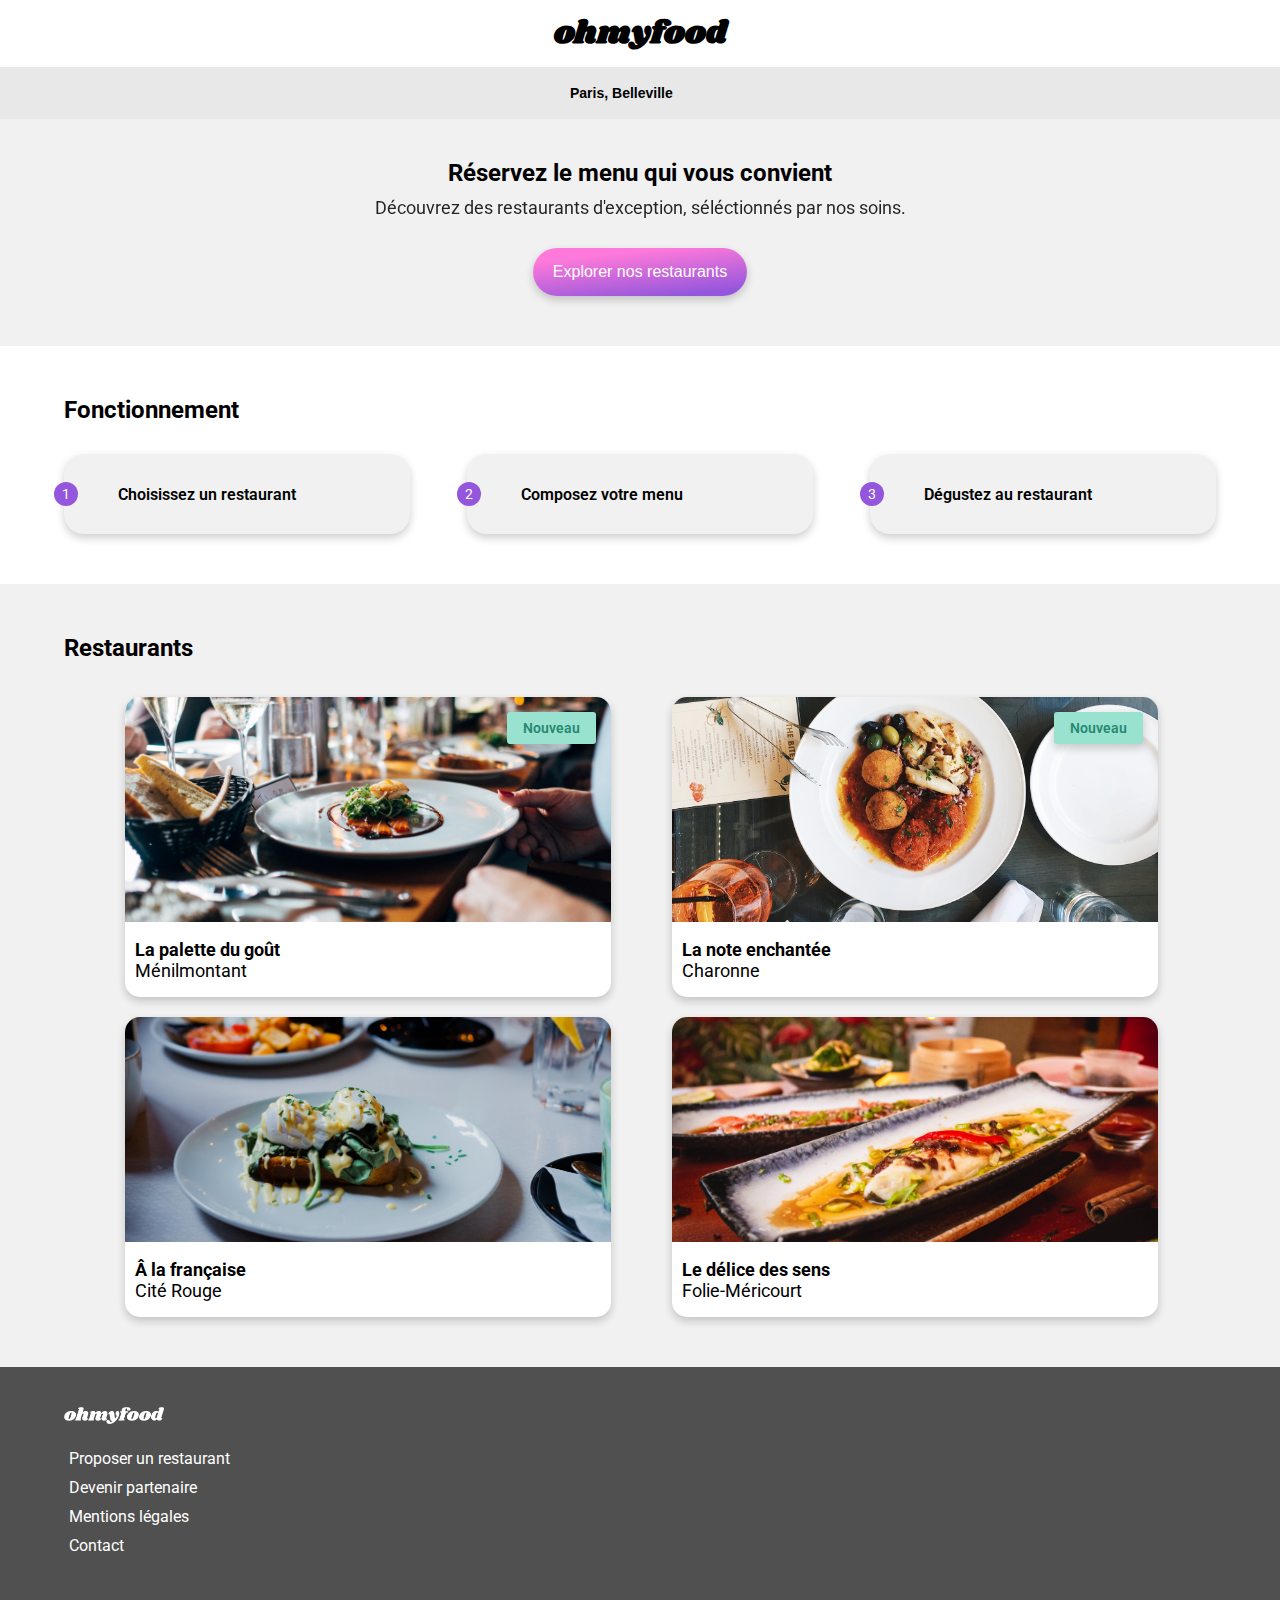
<file: index.html>
<!DOCTYPE html>
<html lang="en">
<head>
    <meta charset="UTF-8">
    <meta name="viewport" content="width=device-width, initial-scale=1.0">
    <meta http-equiv="X-UA-Compatible" content="IE=edge">
    <link href="styles/styles.css" rel="stylesheet">
    <link rel="preconnect" href="https://fonts.googleapis.com">
    <link rel="preconnect" href="https://fonts.gstatic.com" crossorigin>
    <link href="https://fonts.googleapis.com/css2?family=Roboto&family=Shrikhand&display=swap" rel="stylesheet">
    <link rel="stylesheet" href="https://cdnjs.cloudflare.com/ajax/libs/font-awesome/6.1.1/css/all.min.css" integrity="sha512-KfkfwYDsLkIlwQp6LFnl8zNdLGxu9YAA1QvwINks4PhcElQSvqcyVLLD9aMhXd13uQjoXtEKNosOWaZqXgel0g==" crossorigin="anonymous" referrerpolicy="no-referrer" />
    <title>Accueil - OhMyFood!</title>
</head>
<body>
    <header>
        <div class="heading">
            <h1>ohmyfood</h1>
        </div>
        <form action="#" class="search-form">
            <div class="search-form__search-bar">
                <i class="fa-solid fa-location-dot"></i>
                <input type="text" id="location" name="location" value="Paris, Belleville">
            </div>
            <h2>Réservez le menu qui vous convient</h2>
            <p>Découvrez des restaurants d'exception, séléctionnés par nos soins.</p>
            <input type="submit" class="btn" value="Explorer nos restaurants">
        </form>
    </header>
    <main>
        <section class="instructions">
            <h2>Fonctionnement</h2>
            <ul class="step-list">
                <li class="step-list__card">
                    <div>1</div>
                    <i class="fa-solid fa-mobile-screen-button"></i>
                    <p>Choisissez un restaurant</p>
                </li>
                <li class="step-list__card">
                    <div>2</div>
                    <i class="fa-solid fa-list-ul"></i>
                    <p>Composez votre menu</p>
                </li>
                <li class="step-list__card">
                    <div>3</div>
                    <i class="fa-solid fa-store"></i>
                    <p>Dégustez au restaurant</p>
                </li>
            </ul>
        </section>
        <section class="resto">
            <h2>Restaurants</h2>
            <div class="resto-list">
                <a href="menus/la_palette_du goût.html" class="resto-list__card">
                    <img src="ressources/restaurants/jay-wennington-N_Y88TWmGwA-unsplash.jpg" alt="restaurant la palette du gout">
                    <div class="card-info">
                        <div class="card-info__heading">
                            <h4>La palette du goût</h4>
                            <p>Ménilmontant</p>
                        </div>
                        <i class="fa-regular fa-heart"></i>
                        <i class="fa-solid fa-heart fa-heart--active"></i>
                    </div>
                    <span class="new-popup">Nouveau</span>
                </a>
                <a href="menus/la_note_enchantée.html" class="resto-list__card">
                    <img src="ressources/restaurants/stil-u2Lp8tXIcjw-unsplash.jpg" alt="restaurant la note enchantée">
                    <div class="card-info">
                        <div class="card-info__heading">
                            <h4>La note enchantée</h4>
                            <p>Charonne</p>
                        </div>
                        <i class="fa-regular fa-heart"></i>
                        <i class="fa-solid fa-heart fa-heart--active"></i>
                    </div>
                    <span class="new-popup">Nouveau</span>
                </a>
                <a href="menus/à_la_française.html" class="resto-list__card">
                    <img src="ressources/restaurants/toa-heftiba-DQKerTsQwi0-unsplash.jpg" alt="restaurant à la française">
                    <div class="card-info">
                        <div class="card-info__heading">
                            <h4>&Acirc; la française</h4>
                            <p>Cité Rouge</p>
                        </div>
                        <i class="fa-regular fa-heart"></i>
                        <i class="fa-solid fa-heart fa-heart--active"></i>
                    </div>
                </a>
                <a href="menus/le_délice_des_sens.html" class="resto-list__card">
                    <img src="ressources/restaurants/louis-hansel-shotsoflouis-qNBGVyOCY8Q-unsplash.jpg" alt="restaurant le délice des sens">
                    <div class="card-info">
                        <div class="card-info__heading">
                            <h4>Le délice des sens</h4>
                            <p>Folie-Méricourt</p>
                        </div>
                        <i class="fa-regular fa-heart"></i>
                        <i class="fa-solid fa-heart fa-heart--active"></i>
                    </div>
                </a>
            </div>
        </section>
    </main>
    <footer>
            <img src="ressources/logo/ohmyfood.png" alt="ohmyfood logo">
            <a href="#"><i class="fa-solid fa-utensils"></i> Proposer un restaurant</a>
            <a href="#"><i class="fa-solid fa-handshake-angle"></i> Devenir partenaire</a>
            <a href="#">Mentions légales</a>
            <a href="fake-mail@mailto.com">Contact</a>
    </footer>
</body>
</html>
</file>
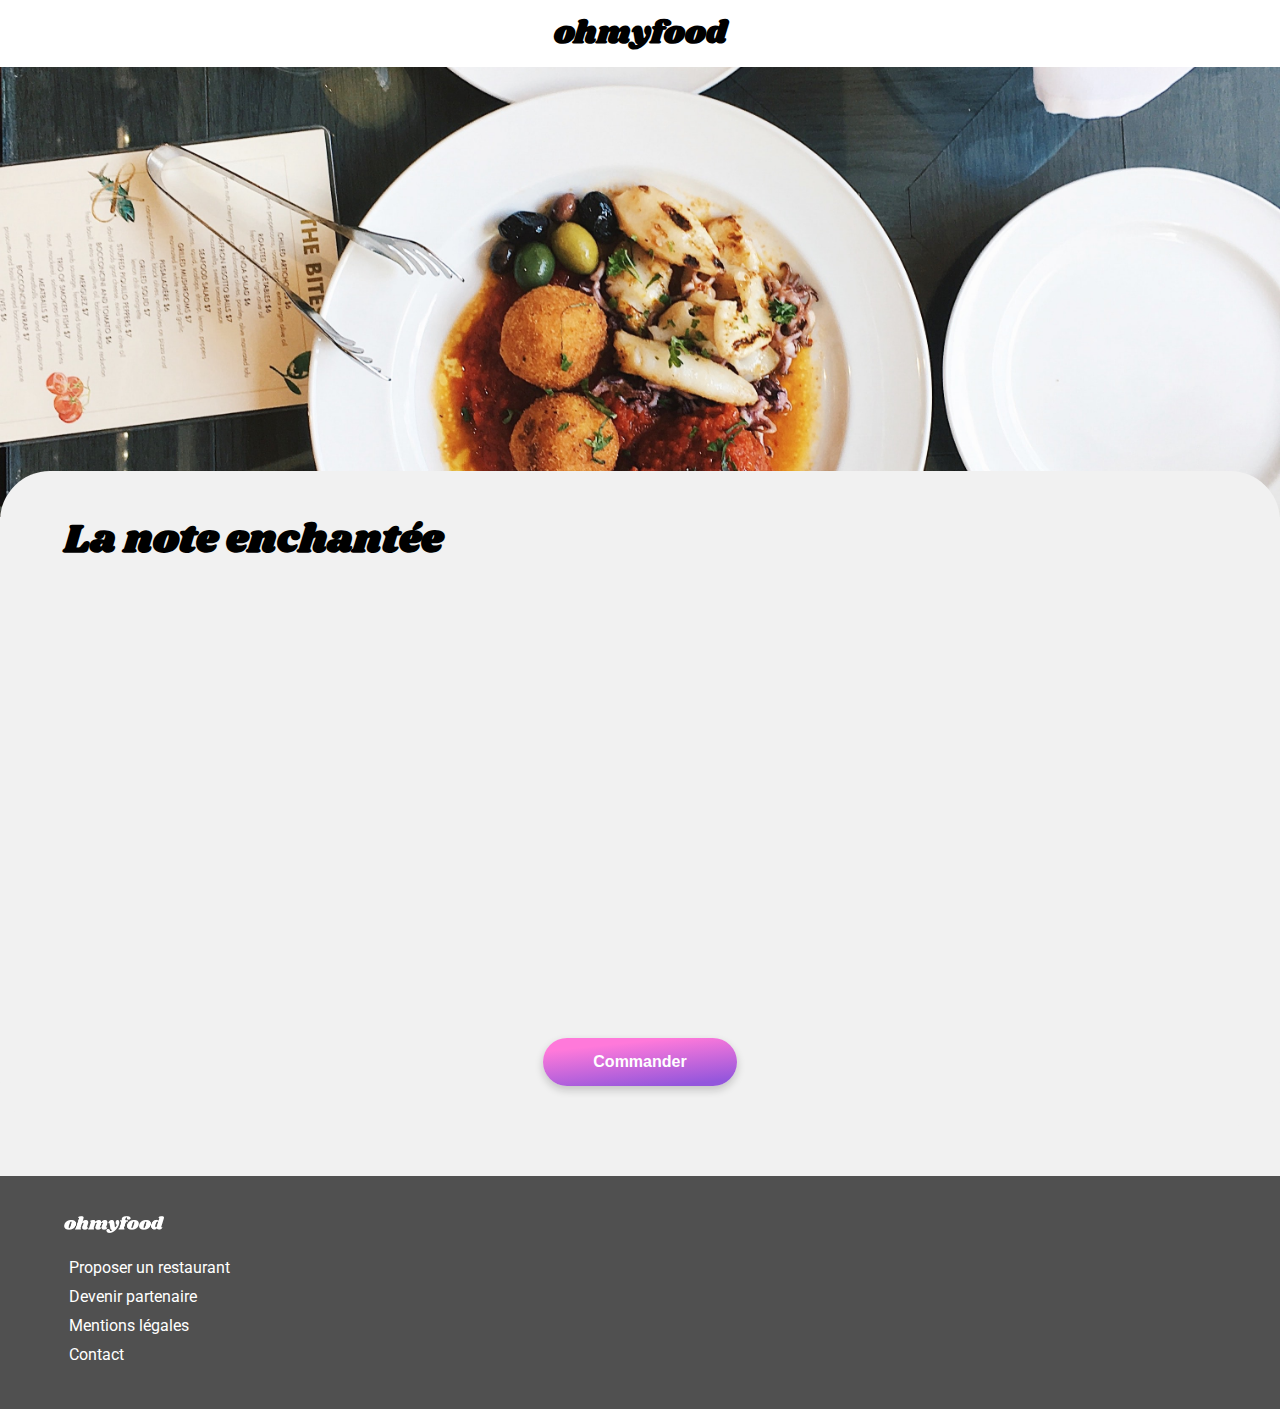
<file: menus/la_note_enchantée.html>
<!DOCTYPE html>
<html lang="en">
<head>
    <meta charset="UTF-8">
    <meta name="viewport" content="width=device-width, initial-scale=1.0">
    <meta http-equiv="X-UA-Compatible" content="IE=edge">
    <link href="../styles/styles.css" rel="stylesheet">
    <link rel="preconnect" href="https://fonts.googleapis.com">
    <link rel="preconnect" href="https://fonts.gstatic.com" crossorigin>
    <link href="https://fonts.googleapis.com/css2?family=Roboto&family=Shrikhand&display=swap" rel="stylesheet">
    <link rel="stylesheet" href="https://cdnjs.cloudflare.com/ajax/libs/font-awesome/6.1.1/css/all.min.css" integrity="sha512-KfkfwYDsLkIlwQp6LFnl8zNdLGxu9YAA1QvwINks4PhcElQSvqcyVLLD9aMhXd13uQjoXtEKNosOWaZqXgel0g==" crossorigin="anonymous" referrerpolicy="no-referrer" />
    <title>Menu - La note enchantée</title>
</head>
<body>
    <header>
        <div class="heading">
            <a href="../index.html"><i class="fa-solid fa-arrow-left"></i></a>
            <h1>ohmyfood</h1>
        </div>
    </header>
    <main class="menu-main">
        <img src="../ressources/restaurants/stil-u2Lp8tXIcjw-unsplash.jpg" alt="restaurant à la française" class="main-photo">
        <section class="menu">
            <div class="menu__heading">
                <h1>La note enchantée</h1>
                <div class="heading-like">
                    <i class="fa-regular fa-heart"></i>
                    <i class="fa-solid fa-heart fa-heart--active"></i>
                </div>
            </div>
            <div class="menu__section">
                <div class="courses">
                    <h2 class="courses__type">ENTR&Eacute;ES</h2>
                    <span class="liner"></span>
                    <div class="courses-card">
                        <div class="courses-card__title">
                            <h3>Ravioles de foie gras</h3>
                            <p>Accompagnés de leur crème à la truffe</p>
                        </div>
                        <div class="courses-card__price">25€</div>
                        <div class="courses-card__validate">
                            <i class="fa-solid fa-circle-check"></i>
                        </div>
                    </div>
                    <div class="courses-card">
                        <div class="courses-card__title">
                            <h3>Caviar osciètre </h3>
                            <p>Sur blini à la farine de blé noir</p>
                        </div>
                        <div class="courses-card__price">35€</div>
                        <div class="courses-card__validate">
                            <i class="fa-solid fa-circle-check"></i>
                        </div>
                    </div>
                    <div class="courses-card">
                        <div class="courses-card__title">
                            <h3>Homard et espuma de potiron</h3>
                            <p>Mariné aux zestes d'orange</p>
                        </div>
                        <div class="courses-card__price">20€</div>
                        <div class="courses-card__validate">
                            <i class="fa-solid fa-circle-check"></i>
                        </div>
                    </div>
                    <div class="courses-card">
                        <div class="courses-card__title">
                            <h3>Foie gras de canard cuit entier</h3>
                            <p>Confiture de figue et pain toasté</p>
                        </div>
                        <div class="courses-card__price">35€</div>
                        <div class="courses-card__validate">
                            <i class="fa-solid fa-circle-check"></i>
                        </div>
                    </div>
                </div>
                <div class="courses">
                    <h2 class="courses__type">PLATS</h2>
                    <span class="liner"></span>
                    <div class="courses-card">
                        <div class="courses-card__title">
                            <h3>Noix de coquilles Saint-Jacques</h3>
                            <p>Sur lit de purée de céleri-rave</p>
                        </div>
                        <div class="courses-card__price">40€</div>
                        <div class="courses-card__validate">
                            <i class="fa-solid fa-circle-check"></i>
                        </div>
                    </div>
                    <div class="courses-card">
                        <div class="courses-card__title">
                            <h3>Langoustine poêlée</h3>
                            <p>Purée de patate douce</p>
                        </div>
                        <div class="courses-card__price">35€</div>
                        <div class="courses-card__validate">
                            <i class="fa-solid fa-circle-check"></i>
                        </div>
                    </div>
                    <div class="courses-card">
                        <div class="courses-card__title">
                            <h3>Mijoté de queue de boeuf</h3>
                            <p>Et riz sauvage aux zestes de citron</p>
                        </div>
                        <div class="courses-card__price">44€</div>
                        <div class="courses-card__validate">
                            <i class="fa-solid fa-circle-check"></i>
                        </div>
                    </div>
                </div>
                <div class="courses">
                    <h2 class="courses__type">DESSERTS</h2>
                    <span class="liner"></span>
                    <div class="courses-card">
                        <div class="courses-card__title">
                            <h3>Macaron noisette et chocolat</h3>
                            <p>Glace au caramel brun et sel de Guérande</p>
                        </div>
                        <div class="courses-card__price">18€</div>
                        <div class="courses-card__validate">
                            <i class="fa-solid fa-circle-check"></i>
                        </div>
                    </div>
                    <div class="courses-card">
                        <div class="courses-card__title">
                            <h3>Baba au rhum revisité</h3>
                            <p>Avec son coulis de citron</p>
                        </div>
                        <div class="courses-card__price">22€</div>
                        <div class="courses-card__validate">
                            <i class="fa-solid fa-circle-check"></i>
                        </div>
                    </div>
                    <div class="courses-card">
                        <div class="courses-card__title">
                            <h3>Tarte au citron meringuée</h3>
                            <p>Déstructurée</p>
                        </div>
                        <div class="courses-card__price">23€</div>
                        <div class="courses-card__validate">
                            <i class="fa-solid fa-circle-check"></i>
                        </div>
                    </div>
                </div>
            </div>
            <button class="btn btn--menu">Commander</button>
        </section>
    </main>
    <footer>
        <img src="../ressources/logo/ohmyfood.png" alt="ohmyfood logo">
        <a href="#"><i class="fa-solid fa-utensils"></i> Proposer un restaurant</a>
        <a href="#"><i class="fa-solid fa-handshake-angle"></i> Devenir partenaire</a>
        <a href="#">Mentions légales</a>
        <a href="fake-mail@mailto.com">Contact</a>
    </footer>
</body>
</html>
</file>
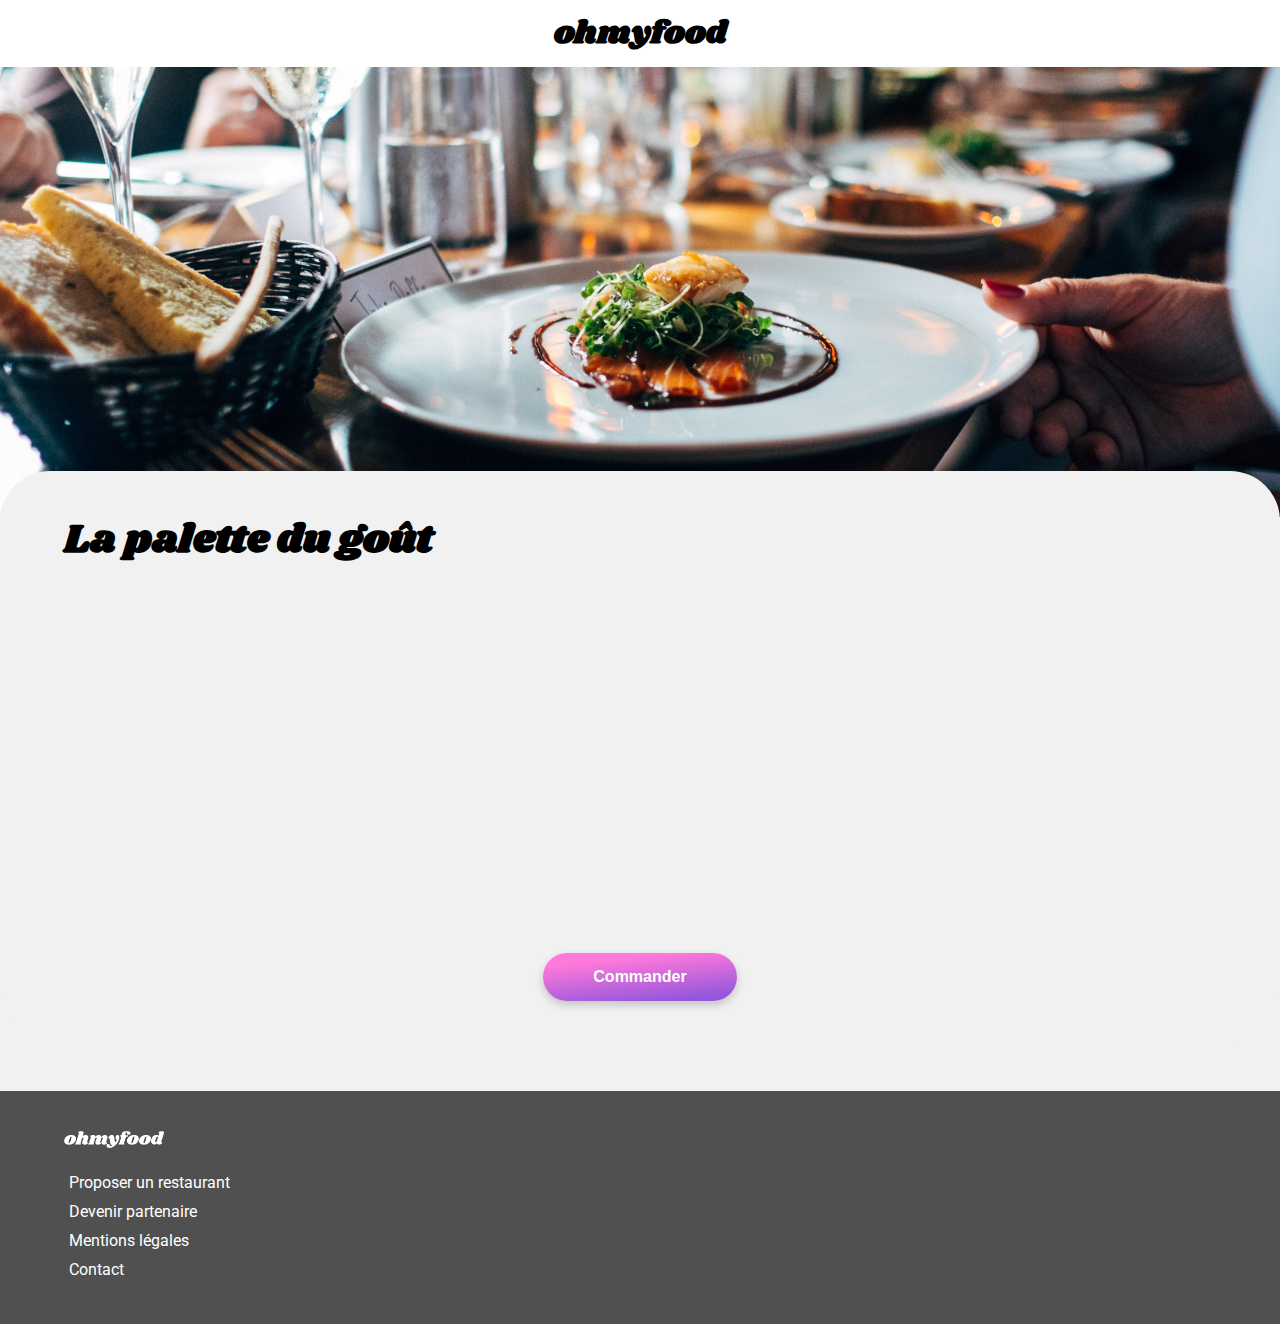
<file: menus/la_palette_du goût.html>
<!DOCTYPE html>
<html lang="en">
<head>
    <meta charset="UTF-8">
    <meta name="viewport" content="width=device-width, initial-scale=1.0">
    <meta http-equiv="X-UA-Compatible" content="IE=edge">
    <link href="../styles/styles.css" rel="stylesheet">
    <link rel="preconnect" href="https://fonts.googleapis.com">
    <link rel="preconnect" href="https://fonts.gstatic.com" crossorigin>
    <link href="https://fonts.googleapis.com/css2?family=Roboto&family=Shrikhand&display=swap" rel="stylesheet">
    <link rel="stylesheet" href="https://cdnjs.cloudflare.com/ajax/libs/font-awesome/6.1.1/css/all.min.css" integrity="sha512-KfkfwYDsLkIlwQp6LFnl8zNdLGxu9YAA1QvwINks4PhcElQSvqcyVLLD9aMhXd13uQjoXtEKNosOWaZqXgel0g==" crossorigin="anonymous" referrerpolicy="no-referrer" />
    <title>Menu -La palette du goût</title>
</head>
<body>
    <header>
        <div class="heading">
            <a href="../index.html"><i class="fa-solid fa-arrow-left"></i></a>
            <h1>ohmyfood</h1>
        </div>
    </header>
    <main class="menu-main">
        <img src="../ressources/restaurants/jay-wennington-N_Y88TWmGwA-unsplash.jpg" alt="restaurant à la française" class="main-photo">
        <section class="menu">
            <div class="menu__heading">
                <h1>La palette du goût</h1>
                <div class="heading-like">
                    <i class="fa-regular fa-heart"></i>
                    <i class="fa-solid fa-heart fa-heart--active"></i>
                </div>
            </div>
            <div class="menu__section">
                <div class="courses">
                    <h2 class="courses__type">ENTR&Eacute;ES</h2>
                    <span class="liner"></span>
                    <div class="courses-card">
                        <div class="courses-card__title">
                            <h3>Fricassée d'escargot</h3>
                            <p>Au piment d'Espelette </p>
                        </div>
                        <div class="courses-card__price">25€</div>
                        <div class="courses-card__validate">
                            <i class="fa-solid fa-circle-check"></i>
                        </div>
                    </div>
                    <div class="courses-card">
                        <div class="courses-card__title">
                            <h3>Foie gras de canard mi-cuit</h3>
                            <p>Et ses copeaux de truffe noire</p>
                        </div>
                        <div class="courses-card__price">35€</div>
                        <div class="courses-card__validate">
                            <i class="fa-solid fa-circle-check"></i>
                        </div>
                    </div>
                    <div class="courses-card">
                        <div class="courses-card__title">
                            <h3>Oeuf au plat</h3>
                            <p>Assaisonné à la truffe sur lit de caviar</p>
                        </div>
                        <div class="courses-card__price">20€</div>
                        <div class="courses-card__validate">
                            <i class="fa-solid fa-circle-check"></i>
                        </div>
                    </div>
                </div>
                <div class="courses">
                    <h2 class="courses__type">PLATS</h2>
                    <span class="liner"></span>
                    <div class="courses-card">
                        <div class="courses-card__title">
                            <h3>Filet de boeuf aux herbes</h3>
                            <p>Accompagné de sa ribambelle de légumes</p>
                        </div>
                        <div class="courses-card__price">40€</div>
                        <div class="courses-card__validate">
                            <i class="fa-solid fa-circle-check"></i>
                        </div>
                    </div>
                    <div class="courses-card">
                        <div class="courses-card__title">
                            <h3>Parmentier de queue de boeuf</h3>
                            <p>À la truffe noire sur sa purée de panais</p>
                        </div>
                        <div class="courses-card__price">35€</div>
                        <div class="courses-card__validate">
                            <i class="fa-solid fa-circle-check"></i>
                        </div>
                    </div>
                    <div class="courses-card">
                        <div class="courses-card__title">
                            <h3>Filet de turbot</h3>
                            <p>Aux agrumes</p>
                        </div>
                        <div class="courses-card__price">44€</div>
                        <div class="courses-card__validate">
                            <i class="fa-solid fa-circle-check"></i>
                        </div>
                    </div>
                </div>
                <div class="courses">
                    <h2 class="courses__type">DESSERTS</h2>
                    <span class="liner"></span>
                    <div class="courses-card">
                        <div class="courses-card__title">
                            <h3>Paris-Brest</h3>
                            <p>Revisité</p>
                        </div>
                        <div class="courses-card__price">18€</div>
                        <div class="courses-card__validate">
                            <i class="fa-solid fa-circle-check"></i>
                        </div>
                    </div>
                    <div class="courses-card">
                        <div class="courses-card__title">
                            <h3>Macaron au chocolat d'exception </h3>
                            <p>Et glace à la vanille de Madagascar</p>
                        </div>
                        <div class="courses-card__price">22€</div>
                        <div class="courses-card__validate">
                            <i class="fa-solid fa-circle-check"></i>
                        </div>
                    </div>
                    <div class="courses-card">
                        <div class="courses-card__title">
                            <h3>Mousse au chocolat </h3>
                            <p>Au piment d'Espelette et à la truffe noire</p>
                        </div>
                        <div class="courses-card__price">23€</div>
                        <div class="courses-card__validate">
                            <i class="fa-solid fa-circle-check"></i>
                        </div>
                    </div>
                </div>
            </div>
            <button class="btn btn--menu">Commander</button>
        </section>
    </main>
    <footer>
        <img src="../ressources/logo/ohmyfood.png" alt="ohmyfood logo">
        <a href="#"><i class="fa-solid fa-utensils"></i> Proposer un restaurant</a>
        <a href="#"><i class="fa-solid fa-handshake-angle"></i> Devenir partenaire</a>
        <a href="#">Mentions légales</a>
        <a href="fake-mail@mailto.com">Contact</a>
    </footer>
</body>
</html>
</file>
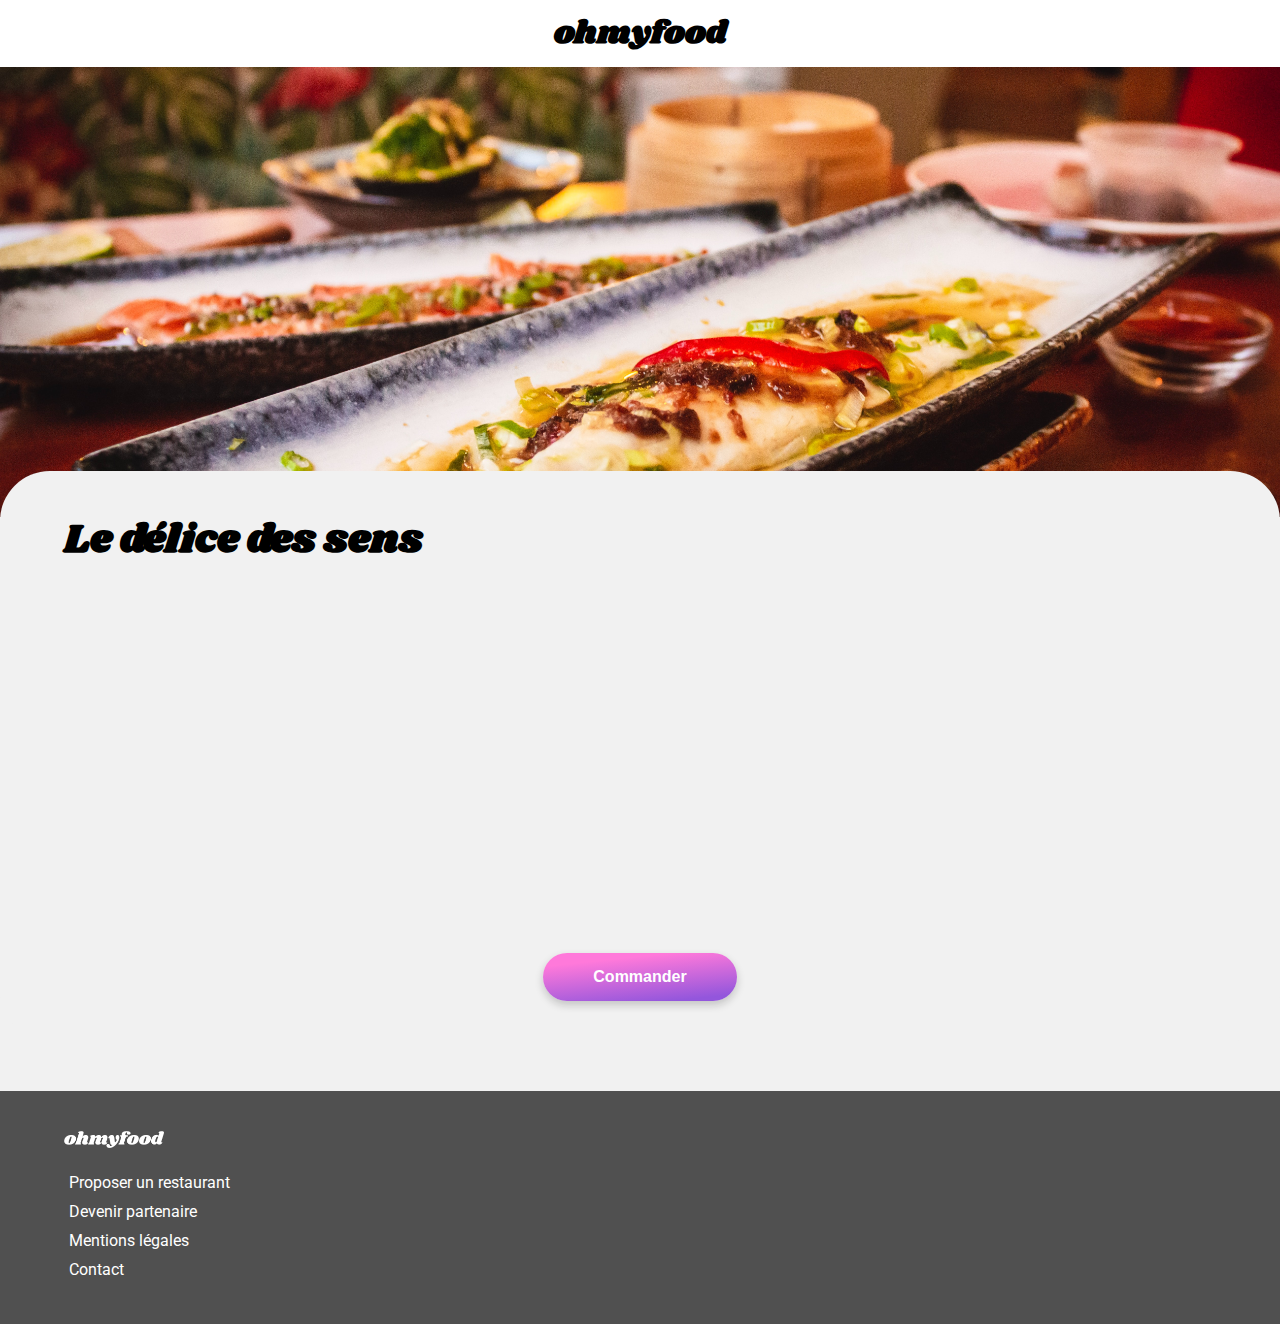
<file: menus/le_délice_des_sens.html>
<!DOCTYPE html>
<html lang="en">
<head>
    <meta charset="UTF-8">
    <meta name="viewport" content="width=device-width, initial-scale=1.0">
    <meta http-equiv="X-UA-Compatible" content="IE=edge">
    <link href="../styles/styles.css" rel="stylesheet">
    <link rel="preconnect" href="https://fonts.googleapis.com">
    <link rel="preconnect" href="https://fonts.gstatic.com" crossorigin>
    <link href="https://fonts.googleapis.com/css2?family=Roboto&family=Shrikhand&display=swap" rel="stylesheet">
    <link rel="stylesheet" href="https://cdnjs.cloudflare.com/ajax/libs/font-awesome/6.1.1/css/all.min.css" integrity="sha512-KfkfwYDsLkIlwQp6LFnl8zNdLGxu9YAA1QvwINks4PhcElQSvqcyVLLD9aMhXd13uQjoXtEKNosOWaZqXgel0g==" crossorigin="anonymous" referrerpolicy="no-referrer" />
    <title>Menu - Le délice de sens</title>
</head>
<body>
    <header>
        <div class="heading">
            <a href="../index.html"><i class="fa-solid fa-arrow-left"></i></a>
            <h1>ohmyfood</h1>
        </div>
    </header>
    <main class="menu-main">
        <img src="../ressources/restaurants/louis-hansel-shotsoflouis-qNBGVyOCY8Q-unsplash.jpg" alt="restaurant à la française" class="main-photo">
        <section class="menu">
            <div class="menu__heading">
                <h1>Le délice des sens</h1>
                <div class="heading-like">
                    <i class="fa-regular fa-heart"></i>
                    <i class="fa-solid fa-heart fa-heart--active"></i>
                </div>
            </div>
            <div class="menu__section">
                <div class="courses">
                    <h2 class="courses__type">ENTR&Eacute;ES</h2>
                    <span class="liner"></span>
                    <div class="courses-card">
                        <div class="courses-card__title">
                            <h3>Tartare de thon</h3>
                            <p>Assaisonné au yuzu</p>
                        </div>
                        <div class="courses-card__price">25€</div>
                        <div class="courses-card__validate">
                            <i class="fa-solid fa-circle-check"></i>
                        </div>
                    </div>
                    <div class="courses-card">
                        <div class="courses-card__title">
                            <h3>Bouchée de homard croustillant</h3>
                            <p>Et sa farandole de petits légumes</p>
                        </div>
                        <div class="courses-card__price">35€</div>
                        <div class="courses-card__validate">
                            <i class="fa-solid fa-circle-check"></i>
                        </div>
                    </div>
                    <div class="courses-card">
                        <div class="courses-card__title">
                            <h3>Velouté de cèpes</h3>
                            <p>Aux truffes</p>
                        </div>
                        <div class="courses-card__price">20€</div>
                        <div class="courses-card__validate">
                            <i class="fa-solid fa-circle-check"></i>
                        </div>
                    </div>
                </div>
                <div class="courses">
                    <h2 class="courses__type">PLATS</h2>
                    <span class="liner"></span>
                    <div class="courses-card">
                        <div class="courses-card__title">
                            <h3>Poulet rôti aux herbes de Provence </h3>
                            <p>Et sa crème de truffe</p>
                        </div>
                        <div class="courses-card__price">40€</div>
                        <div class="courses-card__validate">
                            <i class="fa-solid fa-circle-check"></i>
                        </div>
                    </div>
                    <div class="courses-card">
                        <div class="courses-card__title">
                            <h3>Langouste rôtie </h3>
                            <p>Et ses légumes de saison</p>
                        </div>
                        <div class="courses-card__price">35€</div>
                        <div class="courses-card__validate">
                            <i class="fa-solid fa-circle-check"></i>
                        </div>
                    </div>
                    <div class="courses-card">
                        <div class="courses-card__title">
                            <h3>Côte de boeuf Angus</h3>
                            <p>Et sa purée de panais</p>
                        </div>
                        <div class="courses-card__price">44€</div>
                        <div class="courses-card__validate">
                            <i class="fa-solid fa-circle-check"></i>
                        </div>
                    </div>
                </div>
                <div class="courses">
                    <h2 class="courses__type">DESSERTS</h2>
                    <span class="liner"></span>
                    <div class="courses-card">
                        <div class="courses-card__title">
                            <h3>Farandole de desserts</h3>
                            <p>Du chef</p>
                        </div>
                        <div class="courses-card__price">18€</div>
                        <div class="courses-card__validate">
                            <i class="fa-solid fa-circle-check"></i>
                        </div>
                    </div>
                    <div class="courses-card">
                        <div class="courses-card__title">
                            <h3>Crème brulée </h3>
                            <p>Revisitée</p>
                        </div>
                        <div class="courses-card__price">22€</div>
                        <div class="courses-card__validate">
                            <i class="fa-solid fa-circle-check"></i>
                        </div>
                    </div>
                    <div class="courses-card">
                        <div class="courses-card__title">
                            <h3>Tiramisu</h3>
                            <p>À la noisette</p>
                        </div>
                        <div class="courses-card__price">23€</div>
                        <div class="courses-card__validate">
                            <i class="fa-solid fa-circle-check"></i>
                        </div>
                    </div>
                </div>
            </div>
            <button class="btn btn--menu">Commander</button>
        </section>
    </main>
    <footer>
        <img src="../ressources/logo/ohmyfood.png" alt="ohmyfood logo">
        <a href="#"><i class="fa-solid fa-utensils"></i> Proposer un restaurant</a>
        <a href="#"><i class="fa-solid fa-handshake-angle"></i> Devenir partenaire</a>
        <a href="#">Mentions légales</a>
        <a href="fake-mail@mailto.com">Contact</a>
    </footer>
</body>
</html>
</file>
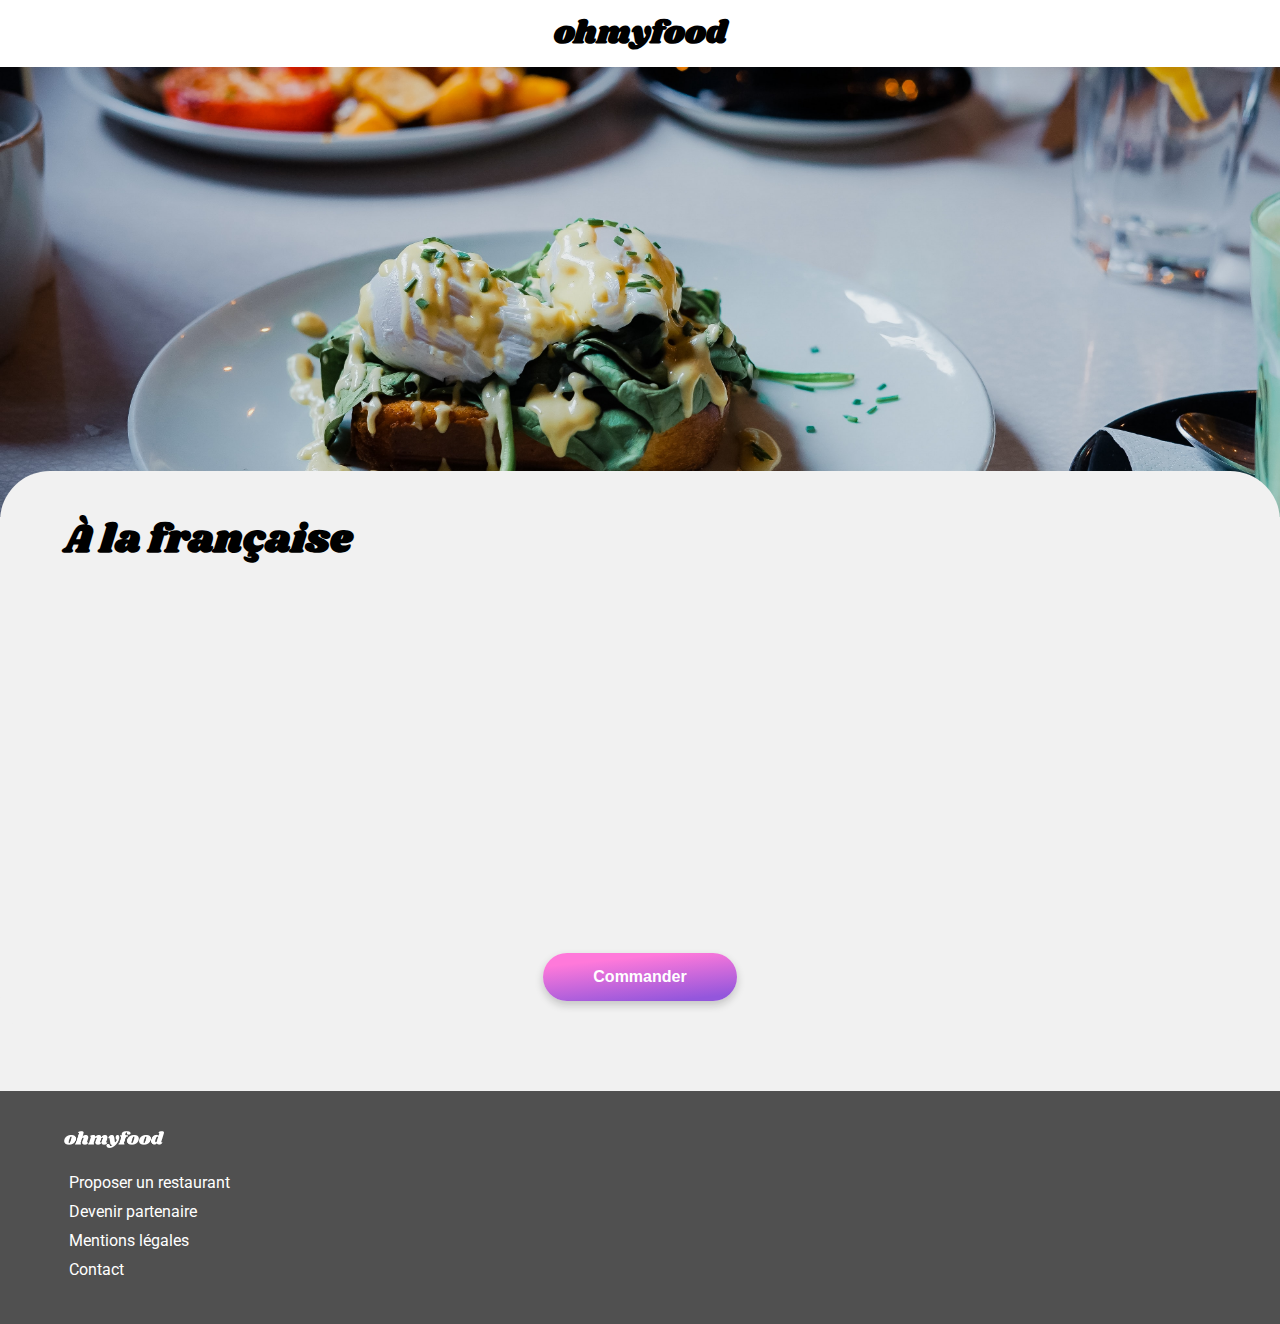
<file: menus/à_la_française.html>
<!DOCTYPE html>
<html lang="en">
    <head>
        <meta charset="UTF-8">
        <meta name="viewport" content="width=device-width, initial-scale=1.0">
        <meta http-equiv="X-UA-Compatible" content="IE=edge">
        <link href="../styles/styles.css" rel="stylesheet">
        <link rel="preconnect" href="https://fonts.googleapis.com">
        <link rel="preconnect" href="https://fonts.gstatic.com" crossorigin>
        <link href="https://fonts.googleapis.com/css2?family=Roboto&family=Shrikhand&display=swap" rel="stylesheet">
        <link rel="stylesheet" href="https://cdnjs.cloudflare.com/ajax/libs/font-awesome/6.1.1/css/all.min.css" integrity="sha512-KfkfwYDsLkIlwQp6LFnl8zNdLGxu9YAA1QvwINks4PhcElQSvqcyVLLD9aMhXd13uQjoXtEKNosOWaZqXgel0g==" crossorigin="anonymous" referrerpolicy="no-referrer" />
        <title>Menu - à la française</title>
    </head>
<body>
    <header>
        <div class="heading">
            <a href="../index.html"><i class="fa-solid fa-arrow-left"></i></a>
            <h1>ohmyfood</h1>
        </div>
    </header>
    <main class="menu-main">
        <img src="../ressources/restaurants/toa-heftiba-DQKerTsQwi0-unsplash.jpg" alt="restaurant à la française" class="main-photo">
        <section class="menu">
            <div class="menu__heading">
                <h1>&Agrave; la française</h1>
                <div class="heading-like">
                    <i class="fa-regular fa-heart"></i>
                    <i class="fa-solid fa-heart fa-heart--active"></i>
                </div>
            </div>
            <div class="menu__section">
                <div class="courses first-course">
                    <h2 class="courses__type">ENTR&Eacute;ES</h2>
                    <span class="liner"></span>
                    <div class="courses-card">
                        <div class="courses-card__title">
                            <h3>Tartare de poulpe acidulé</h3>
                            <p>Aux zests d'orange</p>
                        </div>
                        <div class="courses-card__price">25€</div>
                        <div class="courses-card__validate">
                            <i class="fa-solid fa-circle-check"></i>
                        </div>
                    </div>
                    <div class="courses-card">
                        <div class="courses-card__title">
                            <h3>Velouté de légumes d'antan</h3>
                            <p>Carotte, panais, topinambour</p>
                        </div>
                        <div class="courses-card__price">35€</div>
                        <div class="courses-card__validate">
                            <i class="fa-solid fa-circle-check"></i>
                        </div>
                    </div>
                    <div class="courses-card">
                        <div class="courses-card__title">
                            <h3>Soupe à l'oignon</h3>
                            <p>Revisitée</p>
                        </div>
                        <div class="courses-card__price">20€</div>
                        <div class="courses-card__validate">
                            <i class="fa-solid fa-circle-check"></i>
                        </div>
                    </div>
                </div>
                <div class="courses main-course">
                    <h2 class="courses__type">PLATS</h2>
                    <span class="liner"></span>
                    <div class="courses-card">
                        <div class="courses-card__title">
                            <h3>Coquilles Saint-Jacques</h3>
                            <p>Accompagnées d'une purée de panais</p>
                        </div>
                        <div class="courses-card__price">40€</div>
                        <div class="courses-card__validate">
                            <i class="fa-solid fa-circle-check"></i>
                        </div>
                    </div>
                    <div class="courses-card">
                        <div class="courses-card__title">
                            <h3>Magret de canard</h3>
                            <p>Et parmentier de pommes de terres</p>
                        </div>
                        <div class="courses-card__price">35€</div>
                        <div class="courses-card__validate">
                            <i class="fa-solid fa-circle-check"></i>
                        </div>
                    </div>
                    <div class="courses-card">
                        <div class="courses-card__title">
                            <h3>Pïgeonneau d'Ille-et-Vilaine</h3>
                            <p>Sur son lit de gnocchis aux légumes</p>
                        </div>
                        <div class="courses-card__price">44€</div>
                        <div class="courses-card__validate">
                            <i class="fa-solid fa-circle-check"></i>
                        </div>
                    </div>
                </div>
                <div class="courses dessert">
                    <h2 class="courses__type">DESSERTS</h2>
                    <span class="liner"></span>
                    <div class="courses-card">
                        <div class="courses-card__title">
                            <h3>Pétales de violettes glacées</h3>
                            <p>Et purée de noisettes</p>
                        </div>
                        <div class="courses-card__price">18€</div>
                        <div class="courses-card__validate">
                            <i class="fa-solid fa-circle-check"></i>
                        </div>
                    </div>
                    <div class="courses-card">
                        <div class="courses-card__title">
                            <h3>Fondant au chocolat</h3>
                            <p>Revisité</p>
                        </div>
                        <div class="courses-card__price">22€</div>
                        <div class="courses-card__validate">
                            <i class="fa-solid fa-circle-check"></i>
                        </div>
                    </div>
                    <div class="courses-card">
                        <div class="courses-card__title">
                            <h3>Millefeuille croustillant</h3>
                            <p>Myrtilles et pâte d'amande</p>
                        </div>
                        <div class="courses-card__price">23€</div>
                        <div class="courses-card__validate">
                            <i class="fa-solid fa-circle-check"></i>
                        </div>
                    </div>
                </div>
            </div>
            <button class="btn btn--menu">Commander</button>
        </section>
    </main>
    <footer>
        <img src="../ressources/logo/ohmyfood.png" alt="ohmyfood logo">
        <a href="#"><i class="fa-solid fa-utensils"></i> Proposer un restaurant</a>
        <a href="#"><i class="fa-solid fa-handshake-angle"></i> Devenir partenaire</a>
        <a href="#">Mentions légales</a>
        <a href="fake-mail@mailto.com">Contact</a>
    </footer>
</body>
</html>
</file>
<file: styles/styles.css>
/*Color variables*/
/*Gradient colors for buttons*/
/*Font variables*/
/*Gradient for button & heart backgrounds*/
/*box-shadow for all card*/
/*appearing animation on courses sections inside menu pages*/
* {
  margin: 0;
  padding: 0;
  box-sizing: border-box;
  list-style: none;
  text-decoration: none;
}

body {
  height: 100vh;
  width: 100%;
}

html, h2, h3, h4 {
  font-family: "Roboto", sans-serif;
}

h1, h5 {
  font-family: "Shrikhand", cursive;
}

.btn {
  background: linear-gradient(174deg, #FF79DA 20%, #9356DC 90%);
  font-size: 16px;
  color: white;
  margin: 30px 40px 50px 40px;
  padding: 15px 20px;
  border: none;
  border-radius: 50px;
  -webkit-border-radius: 50px;
  -moz-border-radius: 50px;
  -ms-border-radius: 50px;
  -o-border-radius: 50px;
  box-shadow: 0px 4px 8px 0px rgba(17, 17, 17, 0.2);
}
.btn:hover {
  background: linear-gradient(174deg, hsl(317deg, 100%, 75%) 20%, hsl(267deg, 65%, 65%) 90%);
  box-shadow: 0px 4px 15px 0px rgba(17, 17, 17, 0.4);
}
.btn--menu {
  font-weight: 600;
  margin: 50px auto 0 auto;
  padding: 15px 50px;
}

.fa-heart {
  position: absolute;
  right: 30px;
  font-size: 24px;
  color: transparent;
  -webkit-background-clip: text;
          background-clip: text;
  background-image: linear-gradient(174deg, #FF79DA 20%, #9356DC 90%);
}
.fa-heart--active {
  transform: scale(0);
  -webkit-transform: scale(0);
  -moz-transform: scale(0);
  -ms-transform: scale(0);
  -o-transform: scale(0);
  transform-origin: bottom;
  transition: transform 0.25s ease-in-out;
  -webkit-transition: transform 0.25s ease-in-out;
  -moz-transition: transform 0.25s ease-in-out;
  -ms-transition: transform 0.25s ease-in-out;
  -o-transition: transform 0.25s ease-in-out;
}
.fa-heart:active + .fa-heart--active {
  transform: scale(1);
  -webkit-transform: scale(1);
  -moz-transform: scale(1);
  -ms-transform: scale(1);
  -o-transform: scale(1);
}

.new-popup {
  background-color: #99E2D0;
  padding: 8px 16px;
  border-radius: 3px;
  -webkit-border-radius: 3px;
  -moz-border-radius: 3px;
  -ms-border-radius: 3px;
  -o-border-radius: 3px;
  position: absolute;
  top: 15px;
  right: 15px;
  font-size: 14px;
  font-weight: 600;
  color: #278870;
  box-shadow: 0px 4px 8px 0px rgba(17, 17, 17, 0.2);
}

.loader-container {
  position: fixed;
  width: 100%;
  height: 100%;
  background-color: rgb(241, 241, 241);
  z-index: 10;
  display: flex;
  flex-direction: column;
  justify-content: space-around;
  align-items: center;
  transform: scale(1);
  -webkit-transform: scale(1);
  -moz-transform: scale(1);
  -ms-transform: scale(1);
  -o-transform: scale(1);
  transform-origin: top;
  animation: load-complete 0.1s ease-in 3s forwards;
  -webkit-animation: load-complete 0.1s ease-in 3s forwards;
  /*creates 3 bowed lines who spin*/
}
.loader-container p {
  font-size: 30px;
}
.loader-container .loading-spinner {
  display: block;
  position: relative;
  width: 250px;
  height: 250px;
  border-radius: 50%;
  -webkit-border-radius: 50%;
  -moz-border-radius: 50%;
  -ms-border-radius: 50%;
  -o-border-radius: 50%;
  border: 7px solid transparent;
  border-top-color: hsl(267deg, 65%, 65%);
  animation: spin 1.5s linear infinite;
  -webkit-animation: spin 1.5s linear infinite;
}
.loader-container .loading-spinner::before, .loader-container .loading-spinner::after {
  content: "";
  position: absolute;
  border-radius: 50%;
  -webkit-border-radius: 50%;
  -moz-border-radius: 50%;
  -ms-border-radius: 50%;
  -o-border-radius: 50%;
  border: 7px solid transparent;
}
.loader-container .loading-spinner::before {
  top: 15px;
  left: 15px;
  right: 15px;
  bottom: 15px;
  border-top-color: #FF79DA;
  animation: spin 1.5s linear infinite;
  -webkit-animation: spin 1.5s linear infinite;
}
.loader-container .loading-spinner::after {
  top: 40px;
  left: 40px;
  right: 40px;
  bottom: 40px;
  border-top-color: #99E2D0;
  animation: spin 3s linear infinite;
  -webkit-animation: spin 3s linear infinite;
}

/*Animation that spin the loader*/
@-webkit-keyframes spin {
  0% {
    transform: rotate(0deg);
    -webkit-transform: rotate(0deg);
    -moz-transform: rotate(0deg);
    -ms-transform: rotate(0deg);
    -o-transform: rotate(0deg);
  }
  100% {
    transform: rotate(360deg);
    -webkit-transform: rotate(360deg);
    -moz-transform: rotate(360deg);
    -ms-transform: rotate(360deg);
    -o-transform: rotate(360deg);
  }
}
@keyframes spin {
  0% {
    transform: rotate(0deg);
    -webkit-transform: rotate(0deg);
    -moz-transform: rotate(0deg);
    -ms-transform: rotate(0deg);
    -o-transform: rotate(0deg);
  }
  100% {
    transform: rotate(360deg);
    -webkit-transform: rotate(360deg);
    -moz-transform: rotate(360deg);
    -ms-transform: rotate(360deg);
    -o-transform: rotate(360deg);
  }
}
/*Animation that fade the loader out*/
@-webkit-keyframes load-complete {
  0% {
    transform: scale(1);
    -webkit-transform: scale(1);
    -moz-transform: scale(1);
    -ms-transform: scale(1);
    -o-transform: scale(1);
  }
  100% {
    transform: scale(0);
    -webkit-transform: scale(0);
    -moz-transform: scale(0);
    -ms-transform: scale(0);
    -o-transform: scale(0);
  }
}
@keyframes load-complete {
  0% {
    transform: scale(1);
    -webkit-transform: scale(1);
    -moz-transform: scale(1);
    -ms-transform: scale(1);
    -o-transform: scale(1);
  }
  100% {
    transform: scale(0);
    -webkit-transform: scale(0);
    -moz-transform: scale(0);
    -ms-transform: scale(0);
    -o-transform: scale(0);
  }
}
.heading {
  padding: 10px 5%;
  box-shadow: 0px 0px 8px 0px rgba(17, 17, 17, 0.6);
  display: flex;
  justify-content: center;
  align-items: center;
}
.heading__logo {
  margin: auto;
}
.heading i {
  font-size: 24px;
  color: #505050;
}

.instructions {
  padding: 50px 5%;
}

.resto {
  padding: 50px 0 50px 5%;
  background-color: rgb(241, 241, 241);
}

footer {
  background-color: #505050;
  font-size: 16px;
  padding: 40px 5%;
  display: flex;
  flex-direction: column;
}
footer a {
  color: white;
  margin: 5px;
}
footer a:hover {
  color: #9356DC;
}
footer img {
  width: 100px;
  margin-bottom: 20px;
  filter: brightness(100);
  -webkit-filter: brightness(100);
}
footer i {
  width: 25px;
}

.search-form {
  display: flex;
  flex-direction: column;
  align-items: center;
  background-color: rgb(241, 241, 241);
  text-align: center;
}
.search-form__search-bar {
  padding: 18px 0 18px calc(50% - 80px);
  width: 100%;
  font-size: 16px;
  background-color: rgba(224, 224, 224, 0.502);
  margin-bottom: 40px;
  display: flex;
}
.search-form__search-bar input {
  font-size: 14px;
  font-weight: 600;
  border: none;
  background: none;
  margin: 0 10px;
  outline: none;
}
.search-form h2 {
  padding: 0 45px 10px;
}
.search-form p {
  font-size: 18px;
  padding: 0 40px;
  opacity: 0.85;
}

.courses {
  display: flex;
  flex-direction: column;
  margin-top: 30px;
  flex-shrink: 0;
  opacity: 0;
}
.courses__type {
  font-size: 18px;
  font-weight: 100;
  margin-bottom: 5px;
}
.courses .liner {
  height: 3px;
  width: 40px;
  background-color: #99E2D0;
}
@media screen and (min-width: 1024px) {
  .courses {
    margin: 30px 1% 0 1%;
    width: 30%;
  }
}

.courses-card {
  background-color: #fff;
  border-radius: 15px;
  -webkit-border-radius: 15px;
  -moz-border-radius: 15px;
  -ms-border-radius: 15px;
  -o-border-radius: 15px;
  margin-top: 15px;
  box-shadow: 0px 4px 8px 0px rgba(17, 17, 17, 0.2);
  display: flex;
  height: 70px;
  overflow: hidden;
  white-space: nowrap;
  text-overflow: ellipsis;
  width: 100%;
  cursor: pointer;
}
.courses-card:hover > .courses-card__validate {
  width: 60px;
}
.courses-card:hover .fa-circle-check {
  transform: rotate(2turn);
  -webkit-transform: rotate(2turn);
  -moz-transform: rotate(2turn);
  -ms-transform: rotate(2turn);
  -o-transform: rotate(2turn);
}
.courses-card__title {
  display: flex;
  flex-direction: column;
  flex-grow: 1;
  padding: 10px;
  font-size: 16px;
  overflow: hidden;
  text-overflow: ellipsis;
  white-space: nowrap;
}
.courses-card__title h3, .courses-card__title p {
  margin: auto 0;
  overflow: hidden;
  text-overflow: ellipsis;
  white-space: nowrap;
}
.courses-card__price {
  padding: 15px 20px;
  font-size: 16px;
  font-weight: 600;
  display: flex;
  align-items: flex-end;
  flex-shrink: 0;
}
.courses-card__validate {
  display: flex;
  align-items: center;
  justify-content: center;
  flex-shrink: 0;
  width: 0px;
  background-color: #99E2D0;
  color: #fff;
  font-size: 22px;
  transition: all 0.25s ease-in-out;
  -webkit-transition: all 0.25s ease-in-out;
  -moz-transition: all 0.25s ease-in-out;
  -ms-transition: all 0.25s ease-in-out;
  -o-transition: all 0.25s ease-in-out;
}
.courses-card .fa-circle-check {
  transform: rotate(0turn);
  -webkit-transform: rotate(0turn);
  -moz-transform: rotate(0turn);
  -ms-transform: rotate(0turn);
  -o-transform: rotate(0turn);
  transition: transform 0.4s ease-out;
  -webkit-transition: transform 0.4s ease-out;
  -moz-transition: transform 0.4s ease-out;
  -ms-transition: transform 0.4s ease-out;
  -o-transition: transform 0.4s ease-out;
}

/*Animation that make the different courses sections appear one after another*/
@-webkit-keyframes apparition {
  0% {
    opacity: 0;
  }
  100% {
    opacity: 1;
  }
}
@keyframes apparition {
  0% {
    opacity: 0;
  }
  100% {
    opacity: 1;
  }
}
.first-course {
  animation: apparition 0.5s ease-out 0s forwards;
  -webkit-animation: apparition 0.5s ease-out 0s forwards;
}

.main-course {
  animation: apparition 0.5s ease-out 0.5s forwards;
  -webkit-animation: apparition 0.5s ease-out 0.5s forwards;
}

.dessert {
  animation: apparition 0.5s ease-out 1s forwards;
  -webkit-animation: apparition 0.5s ease-out 1s forwards;
}

.step-list {
  margin-top: 10px;
  display: flex;
  flex-direction: column;
  justify-content: center;
}
.step-list__card {
  box-shadow: 0px 4px 8px 0px rgba(17, 17, 17, 0.2);
  width: 100%;
  height: 80px;
  margin-top: 20px;
  background-color: rgb(241, 241, 241);
  border-radius: 20px;
  -webkit-border-radius: 20px;
  -moz-border-radius: 20px;
  -ms-border-radius: 20px;
  -o-border-radius: 20px;
  display: flex;
  align-items: center;
  position: relative;
}
.step-list__card:hover {
  background-color: #f4eefc;
}
.step-list__card:hover > i {
  color: #9356DC;
}
.step-list__card div {
  background-color: #9356DC;
  color: white;
  font-size: 14px;
  border-radius: 50%;
  width: 24px;
  height: 24px;
  -webkit-border-radius: 50%;
  -moz-border-radius: 50%;
  -ms-border-radius: 50%;
  -o-border-radius: 50%;
  display: flex;
  justify-content: center;
  align-items: center;
  position: relative;
  left: -10px;
}
.step-list__card i {
  font-size: 20px;
  color: rgb(121, 121, 121);
  margin: 0 20px 0 10px;
}
.step-list__card p {
  font-weight: 600;
}

@media screen and (min-width: 1024px) {
  .step-list {
    flex-direction: row;
    justify-content: space-between;
  }
  .step-list__card {
    width: 30%;
  }
}
.resto-list {
  margin-top: 15px;
  display: flex;
  flex-wrap: wrap;
}
.resto-list__card {
  background-color: white;
  margin: 20px 5% 0 0;
  border-radius: 15px;
  -webkit-border-radius: 15px;
  -moz-border-radius: 15px;
  -ms-border-radius: 15px;
  -o-border-radius: 15px;
  height: 300px;
  width: 100%;
  max-width: 550px;
  box-shadow: 0px 4px 8px 0px rgba(17, 17, 17, 0.2);
  font-size: 18px;
  overflow: hidden;
  display: flex;
  flex-direction: column;
  position: relative;
}
.resto-list__card img {
  height: 225px;
  width: 100%;
  -o-object-fit: cover;
     object-fit: cover;
  -o-object-position: 50% 65%;
     object-position: 50% 65%;
}
.resto-list__card .card-info {
  height: 75px;
  padding: 10px;
  color: black;
  display: flex;
  align-items: center;
  position: relative;
}
.resto-list__card .card-info__heading {
  margin-right: auto;
}
@media screen and (min-width: 768px) {
  .resto-list {
    justify-content: center;
  }
  .resto-list__card {
    width: 40%;
  }
}

.menu-main {
  background-color: rgb(241, 241, 241);
}

.main-photo {
  width: 100%;
  max-height: 50vh;
  -o-object-fit: cover;
     object-fit: cover;
  z-index: -1;
}

.menu {
  display: flex;
  width: 100%;
  flex-direction: column;
  padding: 40px 5%;
  border-radius: 50px;
  -webkit-border-radius: 50px;
  -moz-border-radius: 50px;
  -ms-border-radius: 50px;
  -o-border-radius: 50px;
  background-color: rgb(241, 241, 241);
  transform: translateY(-50px);
  -webkit-transform: translateY(-50px);
  -moz-transform: translateY(-50px);
  -ms-transform: translateY(-50px);
  -o-transform: translateY(-50px);
}
.menu__heading {
  display: flex;
  align-items: center;
  font-size: 20px;
  margin-bottom: 20px;
}
.menu__heading .heading-like {
  position: relative;
  margin-left: auto;
  height: 30px;
}
.menu__heading .heading-like i {
  right: 0;
}
@media screen and (max-width: 375px) {
  .menu__heading {
    font-size: 18px;
  }
}
.menu__section {
  width: 100%;
}
@media screen and (min-width: 1024px) {
  .menu__section {
    display: flex;
    justify-content: space-between;
  }
}/*# sourceMappingURL=styles.css.map */
</file>
